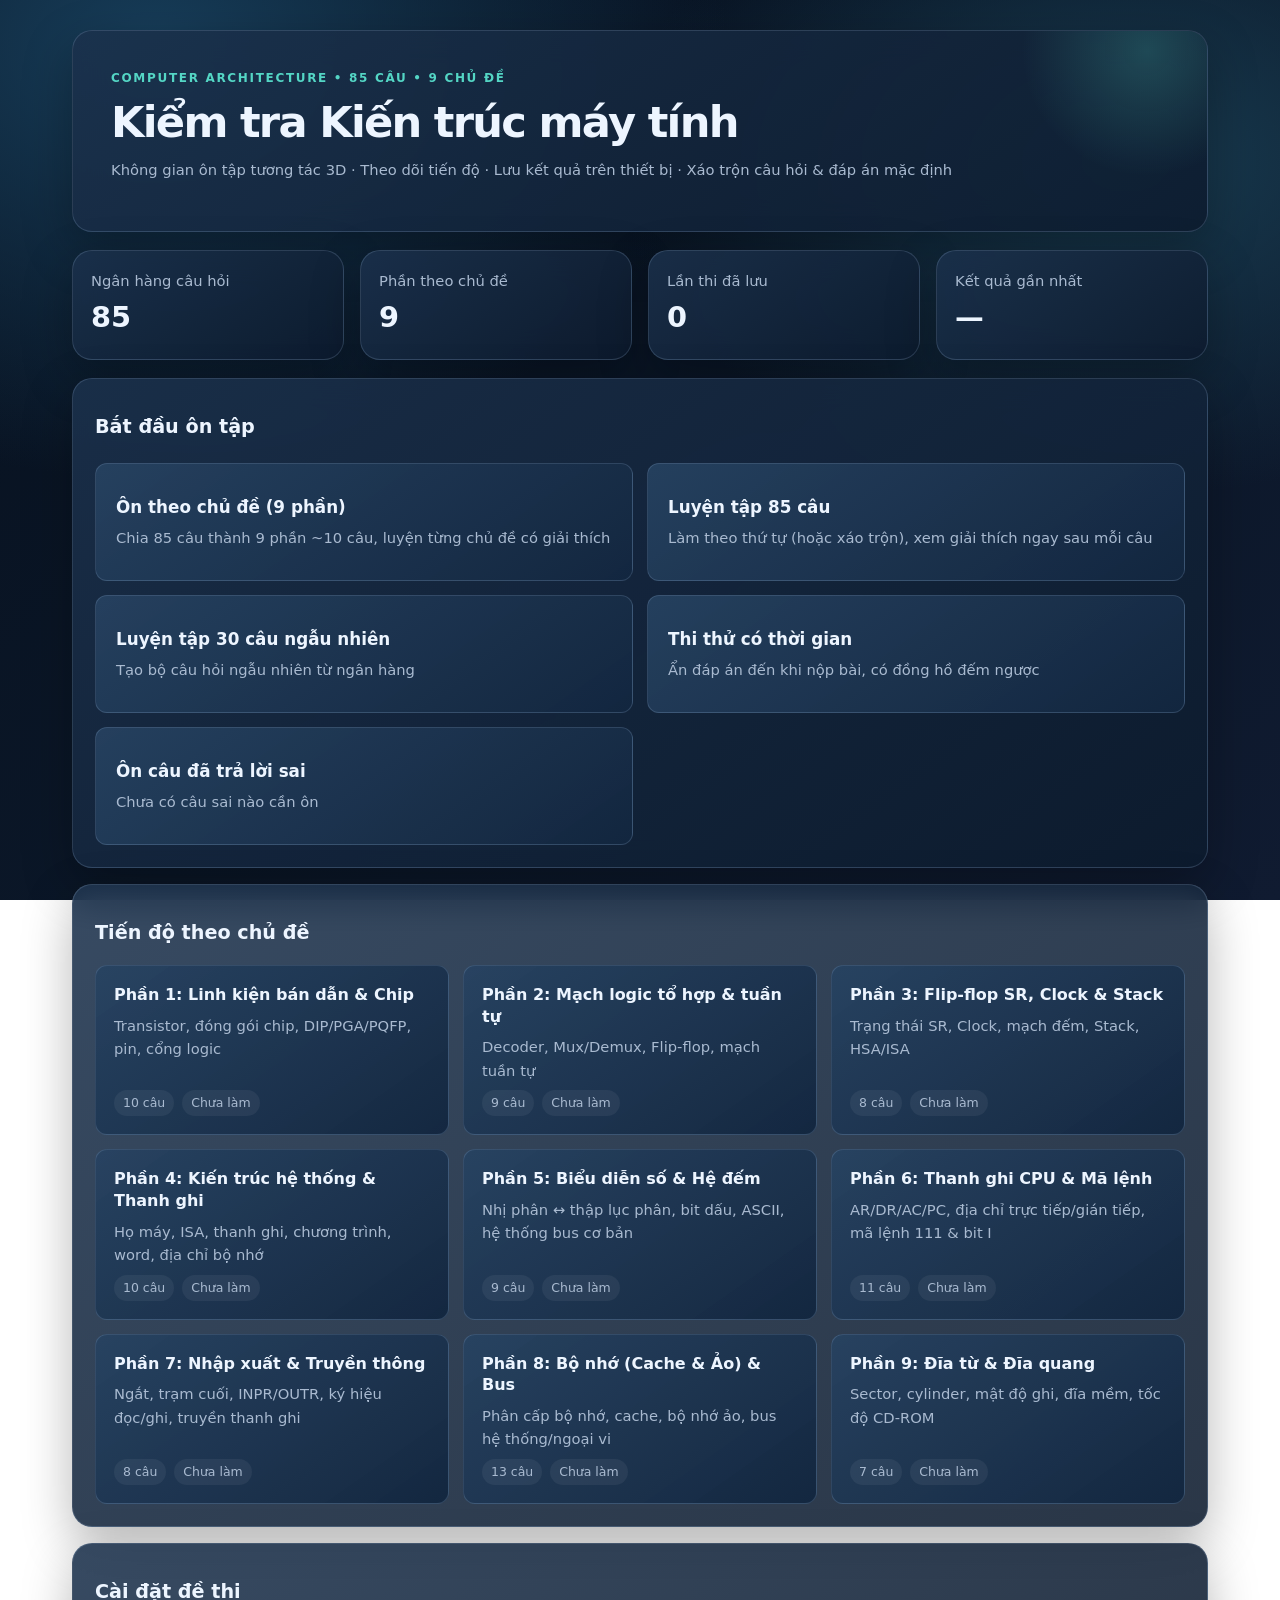
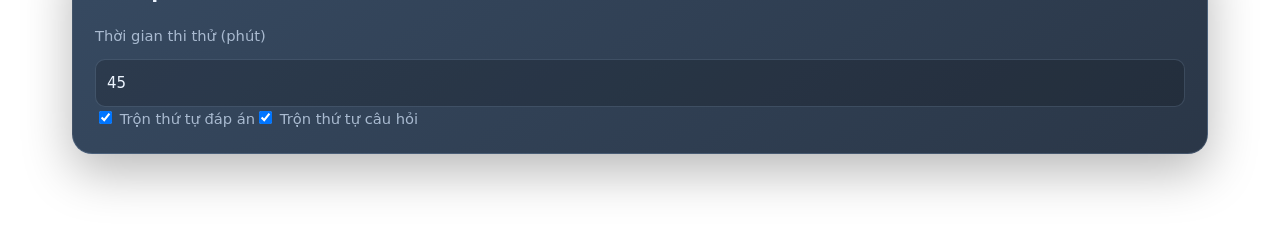
<file: quiz.html>
<!doctype html>
<html lang="vi"><head><meta charset="utf-8"><meta name="viewport" content="width=device-width,initial-scale=1">
<title>Kiến trúc máy tính | Ôn tập & Thi thử 85 câu</title>
<style>
:root{
 --bg:#07111f;--fg:#edf5ff;--mut:#a9bad0;--card:rgba(19,35,58,.82);--line:rgba(159,190,226,.2);
 --ac:#54d6c5;--ok:#49d89a;--okb:rgba(40,190,125,.16);--no:#ff777f;--nob:rgba(255,90,100,.15);
 --shadow:0 18px 50px rgba(0,0,0,.28);--glass:rgba(255,255,255,.055)
}
*{box-sizing:border-box}
body{margin:0;min-height:100vh;color:var(--fg);font:15px/1.6 Inter,system-ui,-apple-system,"Segoe UI",Roboto,sans-serif;
 background:radial-gradient(ellipse at 12% 5%,#173d59 0,transparent 36%),radial-gradient(ellipse at 88% 18%,#183b50 0,transparent 32%),linear-gradient(145deg,#07111f,#0b1728 55%,#101b31);background-attachment:fixed}
button,input{font:inherit}
.w{max-width:1180px;margin:0 auto;padding:30px 22px 70px}
h1{font-size:clamp(1.8rem,4vw,2.7rem);line-height:1.15;letter-spacing:-.04em;margin:10px 0}
h2{font-size:1.2rem;line-height:1.45;margin:12px 0 18px}
p{margin:0 0 12px}.m{color:var(--mut);font-size:.92rem}
.hero,.panel,.stat,.question-card,.side-card,.result-card{background:linear-gradient(145deg,rgba(27,49,76,.88),rgba(13,27,46,.88));border:1px solid var(--line);border-radius:20px;box-shadow:var(--shadow);backdrop-filter:blur(16px)}
.hero{padding:clamp(22px,4vw,38px);position:relative;overflow:hidden;transform-style:preserve-3d}
.hero:after{content:"";position:absolute;width:260px;height:260px;border-radius:50%;right:-70px;top:-110px;background:radial-gradient(circle,rgba(84,214,197,.22),transparent 68%);pointer-events:none}
.eyebrow{color:var(--ac);font-weight:800;text-transform:uppercase;letter-spacing:.14em;font-size:.75rem}
.grid{display:grid;grid-template-columns:repeat(12,minmax(0,1fr));gap:16px;margin:18px 0}
.stat{grid-column:span 3;padding:18px;min-height:110px;transition:transform .2s,border-color .2s}
.stat:hover,.panel:hover,.question-card:hover{transform:translateY(-3px);border-color:rgba(84,214,197,.45)}
.stat strong{display:block;font-size:1.8rem;line-height:1.2;margin-top:7px}
.panel{padding:22px;margin:16px 0}
button{color:var(--fg);cursor:pointer;border:1px solid var(--line);border-radius:12px;padding:11px 15px;background:linear-gradient(145deg,rgba(39,67,98,.9),rgba(19,39,64,.95));transition:transform .16s,border-color .16s,filter .16s}
button:hover:not(:disabled){transform:translateY(-2px);border-color:var(--ac);filter:brightness(1.12)}
button:active:not(:disabled){transform:translateY(0)}
button:focus-visible{outline:2px solid var(--ac);outline-offset:3px}
button:disabled{cursor:default;opacity:.78}
.primary{background:linear-gradient(135deg,#38bcae,#187e83);border-color:transparent;color:#031b22;font-weight:800;text-align:center}
.ghost{background:var(--glass)}
.danger{border-color:rgba(255,119,127,.45);color:#ffb2b6}
.actions{display:flex;flex-wrap:wrap;gap:10px;margin-top:16px}
.actions button{width:auto}
.mode-grid{display:grid;grid-template-columns:repeat(2,minmax(0,1fr));gap:14px;margin-top:22px}
.mode{padding:20px;text-align:left;min-height:118px}
.mode b{display:block;font-size:1.05rem;margin-bottom:5px}
.top{display:flex;justify-content:space-between;align-items:center;gap:12px;flex-wrap:wrap}
.bar{height:8px;background:rgba(255,255,255,.1);border-radius:99px;margin:12px 0 20px;overflow:hidden}
.bar i{display:block;height:100%;background:linear-gradient(90deg,#38bcae,#9bf0d6);border-radius:99px;transition:width .25s}
.exam-layout{display:grid;grid-template-columns:minmax(0,1fr) 270px;gap:16px;align-items:start}
.question-card{padding:clamp(18px,3vw,30px);min-width:0}
.side-card{padding:18px;position:sticky;top:14px}
.option{display:flex;align-items:flex-start;gap:12px;width:100%;text-align:left;margin:10px 0;padding:14px 16px;background:rgba(255,255,255,.045)}
.letter{flex:0 0 28px;height:28px;display:grid;place-items:center;border-radius:9px;background:rgba(84,214,197,.13);color:var(--ac);font-weight:800}
.option.ok{background:var(--okb);border-color:var(--ok)}.option.no{background:var(--nob);border-color:var(--no)}
.feedback{border-left:3px solid var(--ac);background:rgba(84,214,197,.08);padding:14px 16px;margin:16px 0;border-radius:0 12px 12px 0}
.qnav{display:grid;grid-template-columns:repeat(5,1fr);gap:7px;margin-top:12px}
.qnav button{padding:8px 2px;text-align:center;font-size:.85rem}
.qnav .answered{border-color:#4fc99b;background:rgba(73,216,154,.16)}
.qnav .wrong{border-color:var(--no);background:var(--nob)}
.qnav .current{outline:2px solid var(--ac);outline-offset:1px}
.timer{font-variant-numeric:tabular-nums;font-size:1.3rem;font-weight:850;color:var(--ac)}
.timer.warn{color:#ffb36b}
.big{font-size:clamp(2.6rem,7vw,4rem);font-weight:900;letter-spacing:-.05em;line-height:1.1;margin:12px 0}
.review-row{padding:16px 0;border-bottom:1px solid var(--line)}
.review-row:last-child{border:0}
.tag{display:inline-block;padding:3px 9px;border-radius:99px;font-size:.78rem;background:var(--glass);color:var(--mut)}
.tag.good{color:#8ce8b7;background:var(--okb)}.tag.bad{color:#ff9ca2;background:var(--nob)}
input[type=number]{width:100%;padding:11px;border:1px solid var(--line);border-radius:10px;background:rgba(0,0,0,.18);color:var(--fg)}
.empty{padding:26px;text-align:center;color:var(--mut)}
.topic-grid{display:grid;grid-template-columns:repeat(3,minmax(0,1fr));gap:14px;margin-top:18px}
.topic-card{padding:18px;text-align:left;min-height:150px;display:flex;flex-direction:column;gap:8px}
.topic-card b{font-size:1rem;line-height:1.35}
.topic-card .meta{display:flex;justify-content:space-between;align-items:center;margin-top:auto;gap:8px;flex-wrap:wrap}
.kbd-hint{font-size:.78rem;color:var(--mut);margin-top:14px;padding-top:12px;border-top:1px dashed var(--line)}
.kbd-hint kbd{background:rgba(84,214,197,.12);border:1px solid var(--line);border-radius:5px;padding:1px 6px;font-size:.75rem;color:var(--ac)}
@media(max-width:800px){.stat{grid-column:span 6}.exam-layout{grid-template-columns:1fr}.side-card{position:static}.qnav{grid-template-columns:repeat(10,1fr)}.topic-grid{grid-template-columns:repeat(2,minmax(0,1fr))}}
@media(max-width:520px){.w{padding:18px 13px 50px}.mode-grid{grid-template-columns:1fr}.stat{grid-column:span 6}.panel,.question-card,.side-card{border-radius:15px;padding:16px}.qnav{grid-template-columns:repeat(7,1fr)}.topic-grid{grid-template-columns:1fr}}
@media(prefers-reduced-motion:reduce){*,*:before,*:after{transition:none!important;scroll-behavior:auto!important}}
.option.sel{border-color:var(--ac);background:rgba(84,214,197,.12)}
.qnav .picked{border-color:var(--ac);background:rgba(84,214,197,.14)}
.qnav .flag{box-shadow:inset 0 -3px 0 #f5a524}
.pick-ok{color:#8ce8b7}.pick-no{color:#ff9ca2}
</style></head><body><div class="w" id="app"></div>
<script>
// [câu hỏi, "A|B|C|D", đáp án đúng, hướng giải]. Đáp án do AI suy ra từ nội dung môn học, câu ghi "chưa chắc" cần đối chiếu slide.
const Q=[
["Trước khi sử dụng transistor, linh kiện dùng cho mạch chuyển (switch) là:","Kim loại|Bóng đèn chân không|Bóng đèn bình thường|IC điện tử","b","Máy tính đầu tiên dùng bóng đèn chân không làm công tắc; transistor thay thế sau đó."],
["Chip thường được đóng gói bằng vỏ nhựa và giao tiếp với bên ngoài thông qua:","các cổng|các transistor|các IC|các pin","d","Chip giao tiếp ra ngoài bằng các chân (pin) nhô ra từ vỏ."],
["Chip DIP có cấu tạo pin:","2 bộ pin xếp cạnh nhau|Xoay quanh tâm vuông ở đáy chip|Phủ ở 4 cạnh|Tất cả đều sai","a","DIP = 2 hàng pin song song. PGA = pin quanh tâm vuông ở đáy. PQFP = pin phủ 4 cạnh."],
["Chip PGA có cấu tạo pin:","2 bộ pin xếp cạnh nhau|Xoay quanh tâm vuông ở đáy chip|Phủ ở 4 cạnh|Tất cả đều sai","b","PGA: pin xếp xoay quanh tâm vuông ở đáy chip."],
["Chip PQFP có cấu tạo pin:","2 bộ pin xếp cạnh nhau|Xoay quanh tâm vuông ở đáy chip|Phủ ở 4 cạnh|Tất cả đều sai","c","PQFP: pin phủ cả 4 cạnh của chip."],
["Số lượng pin trên một chip là:","0|1|Khá nhiều, thường không quá 1000|Rất nhiều, trên 1000","c","Một chip có vài chục đến vài trăm pin, thường không quá 1000."],
["Số transistor trên một cổng là:","0|1|Thường từ 0 đến 6|Thường nhiều hơn 6","c","Một cổng lôgic cơ bản chỉ cần vài transistor (tối đa khoảng 6)."],
["Số lượng pin trên một mạch chuyển là:","0|1|Khá nhiều, thường không quá 1000|Rất nhiều, trên 1000","a","Mạch chuyển (transistor bên trong chip) không có pin riêng, pin thuộc về chip. Chưa chắc, đối chiếu slide."],
["Cổng (gate):","Là phần tử lôgic cơ bản|Gồm nhiều tín hiệu vào và 1 tín hiệu ra|Cả a và b đều sai|Cả a và b đều đúng","d","Cổng là phần tử lôgic cơ bản, nhiều ngõ vào và 1 ngõ ra, nên a và b đều đúng."],
["Các phép lôgic cơ bản là:","AND, OR, NOT, NAND|XOR, OR, AND, NOR|AND, OR, NOT, XOR|AND, OR, NAND, NOR","c","Chỉ phương án (c) có đủ bộ AND, OR, NOT."],
["Mạch lôgic tổ hợp là mạch:","Không lặp, không nhớ|Có lặp, có nhớ|Không lặp, có nhớ|Có lặp, không nhớ","a","Ngõ ra chỉ phụ thuộc ngõ vào hiện tại nên không lặp, không nhớ (decoder, mux, demux)."],
["Mạch giải mã nhị phân (binary decoder) là mạch:","Đổi số nhị phân thành số thập phân|Đổi số nhị phân thành số thập lục phân|Đổi số nhị phân thành số nhất phân|Đổi số thập phân thành số nhị phân","c","Decoder n bit cho 2^n ngõ ra, chỉ 1 ngõ bằng 1 (mã nhất phân)."],
["Mạch phân kênh (Demultiplextor) là mạch:","Dùng trong điện thoại|Dùng trong TV|Nối nhiều thiết bị xuất với 1 nhập|Nối nhiều thiết bị nhập với 1 xuất","c","Demux: 1 ngõ nhập chia ra nhiều ngõ xuất."],
["Mạch dồn kênh (Multiplextor) là mạch:","Dùng trong điện thoại|Dùng trong TV|Nối nhiều thiết bị xuất với 1 nhập|Nối nhiều thiết bị nhập với 1 xuất","d","Mux: chọn 1 trong nhiều ngõ nhập đưa ra 1 ngõ xuất."],
["Mạch lôgic tuần tự là mạch:","Không lặp, không nhớ|Có lặp, có nhớ|Không lặp, có nhớ|Có lặp, không nhớ","b","Mạch tuần tự có lặp (phản hồi) và có nhớ: flip-flop, thanh ghi, mạch đếm."],
["Mạch lật (Flipflop) là:","Mạch nhớ đơn giản nhất|Mạch lật chỉ có thể lưu 1 bit|Lưu một trị luận lý đúng hoặc sai|Tất cả đều đúng","d","Cả ba phát biểu a, b, c đều mô tả đúng flip-flop."],
["Mạch lật (Flipflop) có thể:","Lưu trữ 1 byte|Lưu trữ 1 bit|Điều chỉnh tốc độ dữ liệu|Điều chỉnh số lượng dữ liệu","b","Một flip-flop lưu đúng 1 bit; 1 byte cần 8 flip-flop."],
["Mạch lật (Flipflop) SR có:","1 đường vào và 1 đường ra|1 đường vào và 2 đường ra|2 đường vào và 2 đường ra|số đường vào ra tùy theo thiết kế","c","SR có 2 ngõ vào (S, R) và 2 ngõ ra (Q và Q đảo)."],
["Mạch lật SR có ngõ vào S và R đều cao thì:","Không thay đổi trạng thái|Chuyển sang trạng thái 1|Chuyển sang trạng thái 0|Trạng thái không xác định","d","S = R = 1 là tổ hợp cấm, kết quả không xác định."],
["Mạch lật SR có ngõ vào S và R đều bằng 0 thì:","Không thay đổi trạng thái|Chuyển sang trạng thái 1|Chuyển sang trạng thái 0|Trạng thái không xác định","a","S = R = 0: chế độ giữ, trạng thái cũ được bảo toàn."],
["Mạch lật SR có ngõ vào S = 1 và R = 0 thì:","Không thay đổi trạng thái|Chuyển sang trạng thái 1|Chuyển sang trạng thái 0|Trạng thái không xác định","b","S = Set: đặt Q = 1."],
["Mạch lật SR có ngõ vào S = 0 và R = 1 thì:","Không thay đổi trạng thái|Chuyển sang trạng thái 1|Chuyển sang trạng thái 0|Trạng thái không xác định","c","R = Reset: đặt Q = 0."],
["Mạch tạo đồng hồ (Clock generator) là:","Phát tín hiệu thời gian|Ghi nhịp|Phát tín hiệu dạng đồng nhất và cùng khoản thời gian|Ghi giờ","c","Clock phát xung giống nhau, lặp đều theo chu kỳ để đồng bộ các mạch."],
["Mạch đếm là:","Thanh ghi có thể tăng hoặc giảm nội dung của nó|Thanh ghi có thể dịch các bit về trái hoặc phải|Mạch nhị phân n bit|Mạch làm tăng kích thước của mạch đếm khác","a","Mạch đếm = thanh ghi tăng/giảm nội dung. Thanh ghi dịch mới là dịch bit."],
["Ngăn xếp cứng (Stack) là thiết bị lưu trữ danh sách các phần tử theo kiểu:","Vào trước ra trước|Vào sau ra trước|Vào sau ra sau|Tất cả đều sai","b","Stack là LIFO (vào sau ra trước). Vào trước ra trước là hàng đợi (queue)."],
["Hệ thống gồm: đơn vị xử lý trung tâm, hệ thống lưu trữ, hệ thống nhập xuất thuộc về:","Kiến trúc bộ lệnh (ISA)|Kiến trúc hệ thống phần cứng (HSA)|Kiến trúc hệ thống phần mềm|Kiến trúc hệ máy tính","b","CPU, bộ nhớ, hệ nhập xuất là các khối phần cứng, thuộc HSA."],
["Các đặc tả quy định cách thức lập trình viên ngôn ngữ máy giao tiếp với máy thuộc về:","Kiến trúc bộ lệnh (ISA)|Kiến trúc hệ thống phần cứng (HSA)|Kiến trúc hệ thống phần mềm|Kiến trúc hệ máy tính","a","ISA là giao diện giữa phần mềm (ngôn ngữ máy) và phần cứng."],
["Họ máy tính là tập hợp các cài đặt có cùng:","HSA|ISA|CPU|RAM","b","Cùng ISA thì chạy được cùng phần mềm máy, nên cùng họ."],
["Kiến trúc máy tính có thể phân loại gồm các loại sau:","Tuần tự và song song|Đơn tác và đa tác|Đơn lệnh và đa lệnh|Von Neumann và phi Von Neumann","d","Đề cương nhấn mạnh kiến trúc Von Neumann và phi Von Neumann. Chưa chắc, đối chiếu slide."],
["Thanh ghi (register) là:","Thiết bị lưu trữ dữ liệu và cung cấp chúng cho các mạch khác|Thiết bị điều khiển mạch lật và ngỏ ra|Thiết bị lưu 1 bit|Tất cả đều đúng","a","Thanh ghi lưu dữ liệu (nhiều bit) và cung cấp cho mạch khác. (c) sai vì đó là flip-flop."],
["Ích lợi quan trọng nhất của tính tương thích về phần mềm là","Tiết kiệm thời gian phát triển phần mềm khi mua máy tính mới|Bảo toàn phí tổn đã đầu tư về phần mềm cho khách hàng|Đẩy mạnh sự phát triển của công nghệ chế tạo máy tính|Tất cả đều đúng","b","Khách hàng giữ được phần mềm đã mua khi nâng cấp máy."],
["Thanh ghi được tổ chức ở:","ROM BIOS|CPU|RAM|Bộ nhớ phụ","b","Thanh ghi nằm bên trong CPU."],
["Thanh ghi dịch là thanh ghi có khả năng dịch thông tin nhị phân","sang thập phân|sang thập lục phân|sang thập phân và ngược lại|theo 1 hoặc cả 2 hướng","d","Thanh ghi dịch dịch các bit sang trái, sang phải hoặc cả hai hướng."],
["Đối với máy tính, chương trình là:","Một tập hợp các phép toán|Dãy lệnh nhị phân máy tính phải thi hành chính xác|Dãy những con số nguyên nhị phân 8 bit|Những gì máy tính hiểu","b","Chương trình là dãy lệnh nhị phân mà máy phải thực hiện chính xác."],
["Mỗi đơn vị cơ bản của thông tin trên máy tính thường dùng để lưu:","1 lệnh|1 ký tự|1 số thực|1 địa chỉ","b","Đơn vị cơ bản là byte (8 bit): chứa 1 ký tự hoặc số nguyên nhỏ."],
["Kích thước từ (word) của máy là:","8 bit|16 bit|kích thước của thanh ghi tác vụ|Do ngôn ngữ lập trình quy định","c","Word phụ thuộc máy, bằng độ rộng thanh ghi xử lý, không cố định 8 hay 16 bit."],
["Bộ nhớ có 4096 từ 16 bit, số bit địa chỉ là:","10|12|14|16","b","4096 = 2^12 nên cần 12 bit. Độ rộng từ (16 bit) không ảnh hưởng."],
["Số nhị phân 1011110001 có biểu diễn tương ứng bên hệ thập lục phân là","2F1|BC1|BC4|2E1","a","Nhóm 4 bit từ phải: 10|1111|0001 = 2|F|1 = 2F1."],
["Số nhị phân 1011100001 có biểu diễn tương ứng bên hệ thập lục phân là","2F1|BC1|BC4|2E1","d","Nhóm 4 bit từ phải: 10|1110|0001 = 2|E|1 = 2E1."],
["Số 101000101101 ở hệ nhị phân đổi sang thập lục phân sẽ là:","7B9|A2D|A3D|AB2","b","1010|0010|1101 = A|2|D = A2D."],
["Số F9B3 ở hệ thập lục phân, chuyển sang nhị phân là:","1111100100001111|1111100100011111|1111100110110011|1111100110111011","c","F=1111, 9=1001, B=1011, 3=0011, ghép lại: 1111 1001 1011 0011."],
["Bit dấu của số nguyên lượng có dấu là:","Bit trái nhất|Bit phải nhất|Bit 1 đầu tiên|Tùy thiết kế","a","Bit trái nhất (MSB): 0 là dương, 1 là âm."],
["Mã ASCII mở rộng sử dụng","7 bit|8 bit|12 bit|16 bit","b","ASCII chuẩn dùng 7 bit (128 ký tự), mở rộng dùng 8 bit (256 ký tự)."],
["Hệ thống bus dùng cho k thanh ghi n bit sẽ có:","k mạch dồn n - 1|n mạch dồn k - 1|k mạch dồn 1 - n|n mạch dồn 1 - k","b","Mỗi bit cần 1 mạch dồn chọn 1 trong k thanh ghi: n mạch dồn k–1."],
["Hệ thống bus cho 16 thanh ghi 32 bit tạo từ các mạch dồn. Số ngõ nhập chọn cho mỗi mạch dồn là:","2|3|4|5","c","16 thanh ghi cần log2(16) = 4 ngõ chọn."],
["Hệ thống bus cho 16 thanh ghi 32 bit tạo từ các mạch dồn. Kích cở các mạch dồn là:","16 - 32|32 - 16|16 - 1|32 - 1","c","k = 16 thanh ghi nên mạch dồn 16–1 (16 ngõ nhập, 1 ngõ xuất)."],
["Trong các thanh ghi trong máy tính cơ bản, thanh ghi AR để:","chứa địa chỉ bộ nhớ|chứa dữ liệu cần tính toán|chứa kết quả tính toán|tất cả đều sai","a","AR (Address Register) giữ địa chỉ bộ nhớ."],
["Trong các thanh ghi trong máy tính cơ bản, thanh ghi DR để:","chứa địa chỉ bộ nhớ|chứa dữ liệu cần tính toán|chứa kết quả tính toán|tất cả đều sai","b","DR (Data Register) giữ tác tố đọc từ bộ nhớ để tính toán."],
["Trong các thanh ghi trong máy tính cơ bản, thanh ghi AC để:","chứa địa chỉ bộ nhớ|chứa dữ liệu cần tính toán|chứa kết quả tính toán|tất cả đều sai","c","AC (Accumulator) giữ kết quả tính toán."],
["Trong các thanh ghi trong máy tính cơ bản, thanh ghi PC để:","chứa địa chỉ bộ nhớ|chứa dữ liệu cần tính toán|chứa kết quả tính toán|tất cả đều sai","a","PC giữ địa chỉ (trong bộ nhớ) của lệnh kế tiếp, nên trong các lựa chọn này chọn (a)."],
["Khi phần 2 của mã lệnh là địa chỉ của từ nhớ chứa tác tố, đó là địa chỉ:","gián tiếp|trực tiếp|nối tiếp|liên kết","b","Địa chỉ chỉ thẳng tới tác tố là địa chỉ trực tiếp."],
["Hệ thống bus cho 16 thanh ghi 32 bit tạo từ các mạch dồn. Số mạch dồn trong bus là:","32|16|16 x 32|16 - 1","a","Mỗi bit 1 mạch dồn: n = 32 mạch."],
["Mã lệnh 111 và I = 0 ứng với lệnh:","tham chiếu thanh ghi|nhập xuất|tham chiếu bộ nhớ|tham chiếu bộ nhớ địa chỉ gián tiếp","a","111 + I=0: tham chiếu thanh ghi."],
["Mã lệnh 111 và I = 1 ứng với lệnh:","tham chiếu thanh ghi|nhập xuất|tham chiếu bộ nhớ|tham chiếu bộ nhớ địa chỉ gián tiếp","b","111 + I=1: nhập xuất."],
["Mã lệnh khác 111 và I = 0 ứng với lệnh:","tham chiếu thanh ghi|nhập xuất|tham chiếu bộ nhớ|tham chiếu bộ nhớ địa chỉ gián tiếp","c","Mã khác 111 là tham chiếu bộ nhớ; I = 0 là địa chỉ trực tiếp."],
["Mã lệnh khác 111 và I = 1 ứng với lệnh:","tham chiếu thanh ghi|nhập xuất|tham chiếu bộ nhớ|tham chiếu bộ nhớ địa chỉ gián tiếp","d","Mã khác 111 và I = 1: tham chiếu bộ nhớ địa chỉ gián tiếp."],
["Khi phần 2 của mã lệnh là địa chỉ của từ nhớ chứa địa chỉ của tác tố, đó là địa chỉ:","gián tiếp|trực tiếp|nối tiếp|liên kết","a","Phải đọc thêm một lần để lấy địa chỉ tác tố: địa chỉ gián tiếp."],
["Trong quá trình truyền thông, chế độ ngắt (interrupt) là:","máy báo cho thiết bị khi nào sẵn sàng truyền|thiết bị báo cho máy khi nào sẵn sàng truyền|thiết bị này báo cho thiết bị kia khi nào sẵn sàng truyền|tất cả đều sai","b","Ngắt: thiết bị chủ động báo cho CPU khi nó sẵn sàng."],
["Trạm cuối gửi và nhận thông tin dưới hình thức:","nối tiếp|song song|tuần tự|ngắt quãng","a","Trạm cuối (terminal) truyền nối tiếp, từng bit."],
["Đơn vị gửi thông tin với thiết bị xuất là:","1 bit|4 bit|8 bit|16 bit","c","Mỗi lần gửi 1 ký tự = 8 bit (thanh ghi OUTR 8 bit). Chưa chắc, đối chiếu slide."],
["Đơn vị nhận thông tin từ thiết bị nhập là:","1 bit|4 bit|8 bit|16 bit","c","Mỗi lần nhận 1 ký tự = 8 bit (thanh ghi INPR 8 bit). Chưa chắc, đối chiếu slide."],
["Tác vụ truyền thông tin từ một từ nhớ ra ngoài gọi là tác vụ:","ghi|đọc|nạp|tải","b","Lấy thông tin ra khỏi bộ nhớ là đọc."],
["Tác vụ đưa thông tin mới vào bộ nhớ gọi là tác vụ:","ghi|đọc|nạp|tải","a","Đưa thông tin mới vào bộ nhớ là ghi."],
["Tác vụ truyền nội dung thanh ghi R1 vào bộ nhớ có ký hiệu là:","M[AC] <- R1|M[R1] <- R1|M[AR] <- R1|R1 -> M[R1]","c","Địa chỉ ô nhớ luôn nằm ở AR, nên ghi là M[AR] ← R1."],
["Tác vụ truyền nội dung bộ nhớ đến thanh ghi R1 có ký hiệu là:","R1 <- M[AC]|M[R1] <- R1|M[AC] <- R1|R1 <- M[AR]","d","Đọc ô nhớ do AR trỏ tới vào R1: R1 ← M[AR]."],
["Trong các cấp bộ nhớ, cấp cao ứng với bộ nhớ:","tốc độ nhanh, dung lượng lớn|tốc độ nhanh, dung lượng nhỏ|tốc độ chậm, dung lượng lớn|tốc độ chậm, dung lượng nhỏ","b","Càng gần CPU: càng nhanh, nhỏ, đắt (thanh ghi, cache)."],
["Trong các cấp bộ nhớ, cấp thấp ứng với bộ nhớ:","tốc độ nhanh, dung lượng lớn|tốc độ nhanh, dung lượng nhỏ|tốc độ chậm, dung lượng lớn|tốc độ chậm, dung lượng nhỏ","c","Càng xa CPU (đĩa): chậm, lớn, rẻ."],
["Bộ nhớ cache là:","dạng bộ nhớ chỉ đọc|bộ nhớ đệm giữa RAM và CPU|chip nhớ dạng ROM|bộ nhớ ảo","b","Cache là bộ nhớ đệm nhanh nằm giữa CPU và RAM."],
["Nếu tỉ lệ tìm trúng của bộ nhớ cache thấp thì:","Thời gian truy cập bộ nhớ của CPU tăng lên|Thời gian truy cập bộ nhớ của CPU giảm xuống|Thời gian truy cập bộ nhớ của CPU không xác định|Thời gian truy cập bộ nhớ của CPU tùy thuộc tốc độ của bộ nhớ và CPU","a","Trúng ít thì phải xuống RAM chậm nhiều lần, nên thời gian truy cập trung bình tăng."],
["Việc chuyển dữ liệu giửa bộ xử lý và cache là theo từng:","từ|khối|đoạn|trang","a","CPU ↔ cache theo từ; cache ↔ RAM theo khối."],
["Việc chuyển dữ liệu giửa cache và bộ nhớ trong là theo từng:","từ|khối|đoạn|trang","b","Cache ↔ RAM theo khối (tận dụng tính cục bộ)."],
["Sự thay thế một khối trong cache được điều khiển bởi:","thanh ghi lệnh|bộ xử lý|phần cứng riêng|hệ điều hành","c","Cache cần rất nhanh nên thay khối bằng phần cứng riêng."],
["Bộ nhớ ảo là cơ chế vận chuyển tự động số liệu giữa:","CPU và bộ nhớ ngoài (đĩa từ)|bộ nhớ trong và bộ nhớ ngoài (đĩa từ)|CPU và cache|cache và bộ nhớ ngoài","b","Bộ nhớ ảo tự động chuyển trang giữa RAM và đĩa."],
["Sự thay thế trang trong kỹ thuật bộ nhớ ảo được điều khiển bởi:","thanh ghi lệnh|bộ xử lý|phần cứng riêng|hệ điều hành","d","Thay trang bộ nhớ ảo do hệ điều hành quản lý."],
["Hiện nay, trong một số hệ thống máy tính, bus nối ngoại vi được phân cấp thành 2 hệ thống bus con là:","bus chung và bus riêng|bus ngoại vi và bus nội vi|bus tốc độ cao và bus mở rộng|bus cục bộ và bus toàn cục","c","Thiết bị nhanh nối bus tốc độ cao, thiết bị chậm nối bus mở rộng."],
["Có hai loại bus:","bus độc lập và bus phụ thuộc|bus hệ thống và bus chi tiết|bus tập trung và bus phân tán|bus hệ thống và bus ngoại vi","d","Hai loại bus: bus hệ thống và bus ngoại vi."],
["Bus hệ thống là loại bus","đối xứng|không đối xứng|đồng bộ|không đồng bộ","c","Bus hệ thống chạy theo xung nhịp chung nên là đồng bộ."],
["Bus vào / ra là loại bus","đối xứng|không đối xứng|đồng bộ|không đồng bộ","d","Ngoại vi có tốc độ khác nhau nên dùng bắt tay, là không đồng bộ."],
["Đơn vị lưu trữ thông tin nhỏ nhất trên đĩa về mặt vật lý là:","track|sector|cluster|cyclinder","b","Sector (thường 512 B). Cluster là đơn vị logic của hệ điều hành."],
["Trên đĩa cứng các rãnh có cùng đường kính trên các mặt đĩa tạo thành:","track|sector|cluster|cyclinder","d","Cylinder = tập các track cùng vị trí trên mọi mặt đĩa."],
["Trong việc ghi đĩa với mật độ đều:","các track có cùng số sector|các track có số sector khác nhau|các track có đường kính khác nhau|các sector chứa lượng dữ liệu như nhau","a","Hiểu theo đề: mật độ đều thì mỗi track có cùng số sector. Chưa chắc, đối chiếu slide."],
["Trong việc ghi đĩa với mật độ không đều:","các track có cùng số sector|các track có số sector khác nhau|các track có đường kính khác nhau|các sector chứa lượng dữ liệu khác nhau","b","Hiểu theo đề: mật độ không đều thì track ngoài có nhiều sector hơn. Chưa chắc, đối chiếu slide."],
["Một sector trong hệ điều hành DOS chứa được:","128 byte|256 byte|512 byte|1024 byte","c","1 sector = 512 byte."],
["Với một đĩa mềm có dung lượng 1,2MB, số track là 80, số sector trên 1 track là:","10|12|15|30","c","1,2 MB = 80 track × 2 mặt × S × 512 B, nên S = 1 228 800 / (160 × 512) = 15."],
["Tốc độ 20X của đĩa quang ứng với:","2000 KB/s|2048 KB/s|3000 KB/s|4000 KB/s","c","1X = 150 KB/s, nên 20X = 20 × 150 = 3000 KB/s."]
];

// Chia 85 câu thành 9 phần theo chủ đề (mỗi phần ~10 câu). from/to là chỉ số mảng (0-based).
const TOPICS=[
 {name:"Linh kiện bán dẫn & Chip", from:0,  to:9,  desc:"Transistor, đóng gói chip, DIP/PGA/PQFP, pin, cổng logic"},
 {name:"Mạch logic tổ hợp & tuần tự", from:10, to:18, desc:"Decoder, Mux/Demux, Flip-flop, mạch tuần tự"},
 {name:"Flip-flop SR, Clock & Stack", from:19, to:26, desc:"Trạng thái SR, Clock, mạch đếm, Stack, HSA/ISA"},
 {name:"Kiến trúc hệ thống & Thanh ghi", from:27, to:36, desc:"Họ máy, ISA, thanh ghi, chương trình, word, địa chỉ bộ nhớ"},
 {name:"Biểu diễn số & Hệ đếm", from:37, to:45, desc:"Nhị phân ↔ thập lục phân, bit dấu, ASCII, hệ thống bus cơ bản"},
 {name:"Thanh ghi CPU & Mã lệnh", from:46, to:56, desc:"AR/DR/AC/PC, địa chỉ trực tiếp/gián tiếp, mã lệnh 111 & bit I"},
 {name:"Nhập xuất & Truyền thông", from:57, to:64, desc:"Ngắt, trạm cuối, INPR/OUTR, ký hiệu đọc/ghi, truyền thanh ghi"},
 {name:"Bộ nhớ (Cache & Ảo) & Bus", from:65, to:77, desc:"Phân cấp bộ nhớ, cache, bộ nhớ ảo, bus hệ thống/ngoại vi"},
 {name:"Đĩa từ & Đĩa quang", from:78, to:84, desc:"Sector, cylinder, mật độ ghi, đĩa mềm, tốc độ CD-ROM"}
];

const $=id=>document.getElementById(id), L='ABCD', app=$('app');
const STORE='ktmt85_v2_state', HISTORY='ktmt85_v2_history', TOPICBEST='ktmt85_v2_topicbest',WRONG='ktmt85_v2_wrong';
let set=[],i=0,score=0,answers={},done=false,deadline=0,timerId=null,mode='practice',settings={limit:45,shuffleQ:true,shuffleA:true};
let currentOptions=[],currentCorrect='a',currentExplanation='',sessionId=0,topicId=-1;
let orders={},peek={},review=null; // orders: thứ tự đáp án cố định theo câu trong cả phiên; peek: câu thi thử đã bấm Hiện đáp án
const safeParse=(s,f)=>{try{return JSON.parse(s)||f}catch{return f}};
const persist=()=>{try{localStorage.setItem(STORE,JSON.stringify({set,i,score,answers,done,deadline,mode,settings,sessionId,topicId,orders,peek}))}catch{}};
const history=()=>safeParse(localStorage.getItem(HISTORY),[]);
const topicBest=()=>safeParse(localStorage.getItem(TOPICBEST),{});
// Tập câu đang sai (khóa = số câu gốc). Lần đầu lấy từ lịch sử cũ; sau đó cập nhật theo kết quả mới nhất của từng câu.
function wrongSet(){let w=safeParse(localStorage.getItem(WRONG),null);if(!w){w={};history().forEach(h=>(h.wrong||[]).forEach(n=>{w[n]=1}))}return w}
function saveWrong(w){try{localStorage.setItem(WRONG,JSON.stringify(w))}catch{}}
function markWrong(n,isWrong){const w=wrongSet();if(isWrong)w[n+1]=1;else delete w[n+1];saveWrong(w)}
const fmt=s=>{s=Math.max(0,Math.floor(s));return String(Math.floor(s/60)).padStart(2,'0')+':'+String(s%60).padStart(2,'0')};
function el(t,c,x,p){const e=document.createElement(t);if(c)e.className=c;if(x!=null)e.textContent=x;if(p)p.appendChild(e);return e}
function btn(parent,label,cls,fn){const b=el('button',cls,label,parent);b.type='button';b.onclick=fn;return b}
function shuffle(a){const b=a.slice();for(let k=b.length-1;k>0;k--){const j=Math.floor(Math.random()*(k+1));[b[k],b[j]]=[b[j],b[k]]}return b}
function topicRange(idx){const t=TOPICS[idx],r=[];for(let k=t.from;k<=t.to;k++)r.push(k);return r}
function topicCount(idx){const t=TOPICS[idx];return t.to-t.from+1}

// ---- Phím tắt: A/B/C/D (hoặc 1/2/3/4) chọn đáp án, ←/→ chuyển câu, Esc thoát ----
let keyHandler=null;
function bindKeys(){unbindKeys();keyHandler=e=>{
  if(done||e.ctrlKey||e.metaKey||e.altKey)return;
  const t=e.target;if(t&&(t.tagName==='INPUT'||t.tagName==='TEXTAREA'))return;
  const k=e.key.toLowerCase(),a=answers[set[i]],has=!!a&&a.k!=null,keys=['a','b','c','d','1','2','3','4'];
  if(keys.includes(k)){if(!has&&currentOptions.length===4){e.preventDefault();choose(currentOptions[keys.indexOf(k)%4].k)}}
  else if(k==='arrowleft'){if(i>0){e.preventDefault();go(i-1)}}
  else if(k==='arrowright'){if(has||mode==='exam'){e.preventDefault();next()}}
  else if(k==='escape'){if(confirm('Thoát về menu? Tiến trình hiện tại sẽ được lưu.'))menu()}
};document.addEventListener('keydown',keyHandler)}
function unbindKeys(){if(keyHandler){document.removeEventListener('keydown',keyHandler);keyHandler=null}}

function menu(){
 clearInterval(timerId);unbindKeys();app.replaceChildren();
 const h=history(),last=h[h.length-1],tb=topicBest(),wc=Object.keys(wrongSet()).length;
 const hero=el('section','hero',null,app);el('div','eyebrow','Computer architecture • 85 câu • 9 chủ đề',hero);
 el('h1',null,'Kiểm tra Kiến trúc máy tính',hero);
 el('p','m','Không gian ôn tập tương tác 3D · Theo dõi tiến độ · Lưu kết quả trên thiết bị · Xáo trộn câu hỏi & đáp án mặc định',hero);
 const g=el('div','grid',null,app);
 [[Q.length,'Ngân hàng câu hỏi'],[TOPICS.length,'Phần theo chủ đề'],[h.length,'Lần thi đã lưu'],[last?last.percent+'%':'—','Kết quả gần nhất']].forEach(([v,l])=>{const c=el('div','stat',null,g);el('span','m',l,c);el('strong',null,v,c)});
 const p=el('section','panel',null,app);el('h2',null,'Bắt đầu ôn tập',p);
 const mg=el('div','mode-grid',null,p);
 const modes=[
 ['Ôn theo chủ đề (9 phần)','Chia 85 câu thành 9 phần ~10 câu, luyện từng chủ đề có giải thích','topic',false],
 ['Luyện tập 85 câu','Làm theo thứ tự (hoặc xáo trộn), xem giải thích ngay sau mỗi câu','practice',false],
 ['Luyện tập 30 câu ngẫu nhiên','Tạo bộ câu hỏi ngẫu nhiên từ ngân hàng','practice',true],
 ['Thi thử có thời gian','Ẩn đáp án đến khi nộp bài, có đồng hồ đếm ngược','exam',true],
 ['Ôn câu đã trả lời sai',wc?`Còn ${wc} câu đang sai. Làm đúng là câu tự rời khỏi danh sách`:'Chưa có câu sai nào cần ôn','wrong',false]
 ];
 modes.forEach(([a,b,m,r])=>{const x=btn(mg,'','mode',()=>{if(m==='wrong')startWrong();else if(m==='topic')topicMenu();else start(m,r)});el('b',null,a,x);el('span','m',b,x)});
 // Tiến độ theo chủ đề
 const tp=el('section','panel',null,app);el('h2',null,'Tiến độ theo chủ đề',tp);
 const tg=el('div','topic-grid',null,tp);
 TOPICS.forEach((t,idx)=>{const best=tb[idx],card=btn(tg,'','topic-card',()=>startTopic(idx));
   el('b',null,`Phần ${idx+1}: ${t.name}`,card);el('span','m',t.desc,card);
   const meta=el('div','meta',null,card);el('span','tag',`${topicCount(idx)} câu`,meta);
   el('span','tag '+(best!=null&&best>=80?'good':best!=null&&best<50?'bad':''),best!=null?`Tốt nhất ${best}%`:'Chưa làm',meta)});
 const cfg=el('section','panel',null,app);el('h2',null,'Cài đặt đề thi',cfg);
 el('p','m','Thời gian thi thử (phút)',cfg);const inp=el('input',null,null,cfg);inp.type='number';inp.min='5';inp.max='180';inp.value=settings.limit;inp.onchange=()=>{settings.limit=Math.max(5,Math.min(180,+inp.value||45));persist()};
 const sh=el('label','m',null,cfg);const cb=el('input',null,null,sh);cb.type='checkbox';cb.checked=settings.shuffleA;cb.onchange=()=>{settings.shuffleA=cb.checked;persist()};sh.append(' Trộn thứ tự đáp án');
 const sq=el('label','m',null,cfg);const cq=el('input',null,null,sq);cq.type='checkbox';cq.checked=settings.shuffleQ;cq.onchange=()=>{settings.shuffleQ=cq.checked;persist()};sq.append(' Trộn thứ tự câu hỏi');
 if(h.length){const hp=el('section','panel',null,app);el('h2',null,'Lịch sử kết quả',hp);h.slice(-5).reverse().forEach(x=>{const r=el('p','m',`${new Date(x.date).toLocaleString('vi-VN')} · ${x.score}/${x.total} câu · ${x.percent}% · ${x.mode==='exam'?'Thi thử':x.mode==='topic'?'Ôn chủ đề':'Luyện tập'}`,hp)})}
 const saved=safeParse(localStorage.getItem(STORE),null);
 if(saved&&saved.set&&saved.set.length)btn(p,'Tiếp tục bài đang làm','primary',()=>restore());
}

function topicMenu(){
 app.replaceChildren();
 const hero=el('section','hero',null,app);el('div','eyebrow','Ôn theo chủ đề',hero);
 el('h1',null,'Chọn phần ôn tập',hero);el('p','m','9 phần, mỗi phần ~10 câu theo chủ đề. Mặc định xáo trộn câu hỏi & đáp án.',hero);
 const tb=topicBest();
 const tg=el('div','topic-grid',null,app);
 TOPICS.forEach((t,idx)=>{const best=tb[idx],card=btn(tg,'','topic-card',()=>startTopic(idx));
   el('b',null,`Phần ${idx+1}: ${t.name}`,card);el('span','m',t.desc,card);
   const meta=el('div','meta',null,card);el('span','tag',`Câu ${t.from+1}–${t.to+1} · ${topicCount(idx)} câu`,meta);
   el('span','tag '+(best!=null&&best>=80?'good':best!=null&&best<50?'bad':''),best!=null?`Tốt nhất ${best}%`:'Chưa làm',meta)});
 const a=el('div','actions',null,app);btn(a,'Làm tất cả (85 câu)','primary',()=>start('practice',false));btn(a,'Về trang chủ','ghost',menu);
}

function startTopic(idx){topicId=idx;mode='practice';set=topicRange(idx);if(settings.shuffleQ)set=shuffle(set);answers={};orders={};peek={};i=0;score=0;done=false;deadline=0;sessionId=Date.now();persist();bindKeys();show()}

function start(m,random){
 topicId=-1;mode=m;set=Q.map((_,k)=>k);if(random||settings.shuffleQ)set=shuffle(set);if(random)set=set.slice(0,30);
 answers={};orders={};peek={};i=0;score=0;done=false;sessionId=Date.now();deadline=m==='exam'?Date.now()+settings.limit*60000:0;
 persist();bindKeys();show();if(mode==='exam')runTimer();
}
function startWrong(){
 const wrong=new Set(Object.keys(wrongSet()).map(n=>+n-1));
 if(!wrong.size){app.replaceChildren();el('h1',null,'Chưa có câu sai',app);el('p','m','Hãy làm một bài luyện tập hoặc thi thử trước nhé.',app);btn(app,'Về menu','primary',menu);return}
 topicId=-1;mode='practice';set=Array.from(wrong).filter(n=>n>=0&&n<Q.length);if(settings.shuffleQ)set=shuffle(set);answers={};orders={};peek={};i=0;score=0;done=false;deadline=0;sessionId=Date.now();persist();bindKeys();show();
}
function restore(){const s=safeParse(localStorage.getItem(STORE),null);if(!s)return;({set,i,score,answers,deadline,mode,settings,sessionId}=s);done=false;orders=s.orders||{};peek=s.peek||{};topicId=s.topicId??-1;bindKeys();show();if(mode==='exam')runTimer()}
function runTimer(){clearInterval(timerId);const tick=()=>{const left=Math.ceil((deadline-Date.now())/1000);const t=$('timer');if(t){t.textContent=fmt(left);t.classList.toggle('warn',left<300)}if(left<=0){clearInterval(timerId);finish(true)}};tick();timerId=setInterval(tick,1000)}
function go(j){i=Math.max(0,Math.min(set.length-1,j));persist();show()}
function submit(){const left=set.filter(x=>!(answers[x]&&answers[x].k!=null)).length;if(left&&!confirm(`Còn ${left} câu chưa trả lời. Nộp bài?`))return;finish()}
function next(){if(i>=set.length-1)submit();else go(i+1)}
function show(){
 if(i>=set.length){finish();return}
 const n=set[i],item=Q[n],q=item[0],opts=item[1].split('|'),correct=item[2].toLowerCase(),cIdx=L.indexOf(correct.toUpperCase());
 const exam=mode==='exam',a=answers[n],has=!!a&&a.k!=null,reveal=has&&(!exam||!!peek[n]);
 currentCorrect=correct;currentExplanation=item[3];
 if(!orders[n])orders[n]=settings.shuffleA?shuffle([0,1,2,3]):[0,1,2,3]; // chỉ xáo một lần cho mỗi câu; chọn đáp án xong không xáo lại
 currentOptions=orders[n].map(k=>({v:opts[k],k}));
 app.replaceChildren();
 const nAns=set.filter(x=>answers[x]&&answers[x].k!=null).length;
 const top=el('div','top',null,app);
 const tagTxt=topicId>=0?`Phần ${topicId+1}: ${TOPICS[topicId].name} · Câu ${i+1}/${set.length} · Câu gốc ${n+1}`:`Câu ${i+1}/${set.length} · Câu gốc ${n+1}`;
 el('span','tag',tagTxt,top);
 if(exam){const tm=el('span','timer',null,top);tm.id='timer';tm.textContent=fmt(Math.max(0,(deadline-Date.now())/1000))}
 else el('span','tag',`Đúng ${score}`,top);
 const bar=el('div','bar',null,app);el('i',null,null,bar).style.width=(nAns/set.length*100)+'%';
 const layout=el('div','exam-layout',null,app),main=el('section','question-card',null,layout),side=el('aside','side-card',null,layout);
 el('div','eyebrow',exam?'Exam mode':topicId>=0?'Topic practice':'Practice mode',main);el('h2',null,q,main);
 const optsBox=el('div',null,null,main);
 currentOptions.forEach(({v,k},pos)=>{const b=btn(optsBox,'','option',()=>choose(k));el('span','letter',L[pos],b);el('span',null,v,b);b.dataset.k=k;
  if(has){b.disabled=true;if(reveal){if(k===cIdx)b.classList.add('ok');else if(k===a.k)b.classList.add('no')}else if(k===a.k)b.classList.add('sel')}});
 if(reveal)feedback(main,n);
 const nav=el('div','actions',null,main);
 if(i>0)btn(nav,'← Câu trước','ghost',()=>go(i-1));
 if(exam)btn(nav,a&&a.flag?'Bỏ đánh dấu':'Đánh dấu xem lại','ghost',()=>{answers[n]=answers[n]||{k:null,flag:false};answers[n].flag=!answers[n].flag;persist();show()});
 if(exam&&has&&!peek[n])btn(nav,'Hiện đáp án','ghost',()=>{peek[n]=true;persist();show()});
 if(has||exam)btn(nav,i===set.length-1?'Nộp bài':'Câu tiếp →','primary',next);
 btn(nav,'Thoát','ghost',()=>{if(confirm('Thoát về menu? Tiến trình hiện tại sẽ được lưu.'))menu()});
 const kh=el('div','kbd-hint',null,main);kh.innerHTML='Phím tắt: <kbd>A</kbd><kbd>B</kbd><kbd>C</kbd><kbd>D</kbd> chọn đáp án · <kbd>←</kbd><kbd>→</kbd> chuyển câu · <kbd>Esc</kbd> thoát';
 el('h2',null,'Điều hướng câu hỏi',side);el('p','m','Nhấn số câu để chuyển nhanh.',side);
 const qnav=el('div','qnav',null,side);
 set.forEach((qidx,j)=>{const x=answers[qidx],b=btn(qnav,String(j+1),'',()=>go(j));
  if(x&&x.k!=null){const ok=x.k===L.indexOf(Q[qidx][2].toUpperCase());b.classList.add(exam&&!peek[qidx]?'picked':ok?'answered':'wrong')}
  if(x&&x.flag)b.classList.add('flag');if(j===i)b.classList.add('current')});
 el('p','m',`Đã trả lời: ${nAns}/${set.length}`,side);
 if(exam)btn(side,'Nộp bài','primary',submit);
 window.focus(); // để phím tắt nhận được khi nhúng trong iframe
}
function choose(k){const n=set[i];if(answers[n]&&answers[n].k!=null)return;
 const ok=k===L.indexOf(currentCorrect.toUpperCase());
 answers[n]={k,flag:!!(answers[n]&&answers[n].flag)};
 if(mode==='practice'){if(ok)score++;markWrong(n,!ok)} // câu làm đúng rời khỏi danh sách câu sai ngay
 persist();show();const f=$('feedback');if(f)f.scrollIntoView({behavior:'smooth',block:'nearest'})}
function feedback(parent,n){const a=answers[n],correct=L.indexOf(Q[n][2].toUpperCase()),pos=(orders[n]||[0,1,2,3]).indexOf(correct),box=el('div','feedback',null,parent);
 el('b',null,a.k===correct?'Chính xác!':`Chưa đúng · Đáp án ${L[pos]}`,box);el('p','m',Q[n][3],box);box.id='feedback'}
function finish(auto=false){
 clearInterval(timerId);unbindKeys();const total=set.length;let right=0,wrong=[];
 set.forEach(n=>{const a=answers[n],c=L.indexOf(Q[n][2].toUpperCase());if(a&&a.k===c)right++;else wrong.push(n+1)});
 score=right;done=true;{const w=wrongSet();set.forEach(n=>{const a=answers[n];if(a&&a.k===L.indexOf(Q[n][2].toUpperCase()))delete w[n+1];else w[n+1]=1});saveWrong(w)}
  review={set:set.slice(),answers:JSON.parse(JSON.stringify(answers)),orders:JSON.parse(JSON.stringify(orders))};const record={date:new Date().toISOString(),score:right,total,percent:Math.round(right/total*100),wrong,mode:topicId>=0?'topic':mode,topicId:topicId>=0?topicId:undefined,auto};
 const h=history();h.push(record);try{localStorage.setItem(HISTORY,JSON.stringify(h.slice(-100)))}catch{}localStorage.removeItem(STORE);
 if(topicId>=0){const tb=topicBest();const prev=tb[topicId];if(prev==null||record.percent>prev){tb[topicId]=record.percent;try{localStorage.setItem(TOPICBEST,JSON.stringify(tb))}catch{}}}
 result(record);
}
function result(r){
 app.replaceChildren();const hero=el('section','hero',null,app);el('div','eyebrow','Your result',hero);
 const title=r.topicId!=null?`Kết quả phần ${r.topicId+1}: ${TOPICS[r.topicId].name}`:'Kết quả bài làm';
 el('h1',null,title,hero);el('div','big',`${r.score}/${r.total}`,hero);el('p','m',`Độ chính xác ${r.percent}% · ${r.auto?'Tự động nộp do hết giờ':'Đã nộp bài'}`,hero);
 const g=el('div','grid',null,app);[[r.score,'Câu đúng'],[r.total-r.score,'Câu sai'],[r.percent+'%','Tỷ lệ chính xác'],[r.wrong.length,'Câu cần ôn']].forEach(([v,l])=>{const c=el('div','stat',null,g);el('span','m',l,c);el('strong',null,v,c)});
 const p=el('section','panel',null,app);el('h2',null,'Đáp án và phân tích',p);
  const tools=el('div','actions',null,p),list=el('div',null,null,p);let all=false;
  const draw=()=>{list.replaceChildren();const bads=new Set(r.wrong);let shown=0;
   (review?review.set:[]).forEach(n=>{const bad=bads.has(n+1);if(!all&&!bad)return;shown++;
    const ans=review.answers[n],ord=review.orders[n]||[0,1,2,3],opts=Q[n][1].split('|'),right=L.indexOf(Q[n][2].toUpperCase()),letter=k=>L[ord.indexOf(k)];
    const row=el('div','review-row',null,list);el('b',null,`Câu ${n+1}: ${Q[n][0]}`,row);
    if(ans&&ans.k!=null)el('p','m '+(ans.k===right?'pick-ok':'pick-no'),`Bạn chọn: ${letter(ans.k)}. ${opts[ans.k]} ${ans.k===right?'✓':'✗'}`,row);
    else el('p','m pick-no','Bạn chưa trả lời câu này',row);
    if(bad)el('p','m pick-ok',`Đáp án đúng: ${letter(right)}. ${opts[right]}`,row);
    el('p','m',Q[n][3],row)});
   if(!shown)el('p','m',all?'Không có câu nào.':'Tuyệt vời! Bạn đã trả lời đúng tất cả câu hỏi.',list)};
  const tg=btn(tools,'Hiện tất cả đáp án','ghost',()=>{all=!all;tg.textContent=all?'Chỉ hiện câu sai':'Hiện tất cả đáp án';draw()});draw();
  const a=el('div','actions',null,app);
  if(r.topicId!=null)btn(a,'Làm lại phần này (xáo trộn mới)','primary',()=>startTopic(r.topicId));
 else btn(a,'Ôn các câu sai','primary',startWrong);
 if(r.topicId!=null)btn(a,'Chọn chủ đề khác','ghost',topicMenu);
 else btn(a,'Thi lại (xáo trộn mới)','ghost',()=>start(r.mode==='exam'?'exam':'practice',true));
 btn(a,'Về trang chủ','ghost',menu);
}
menu();
</script></body></html>
</file>
